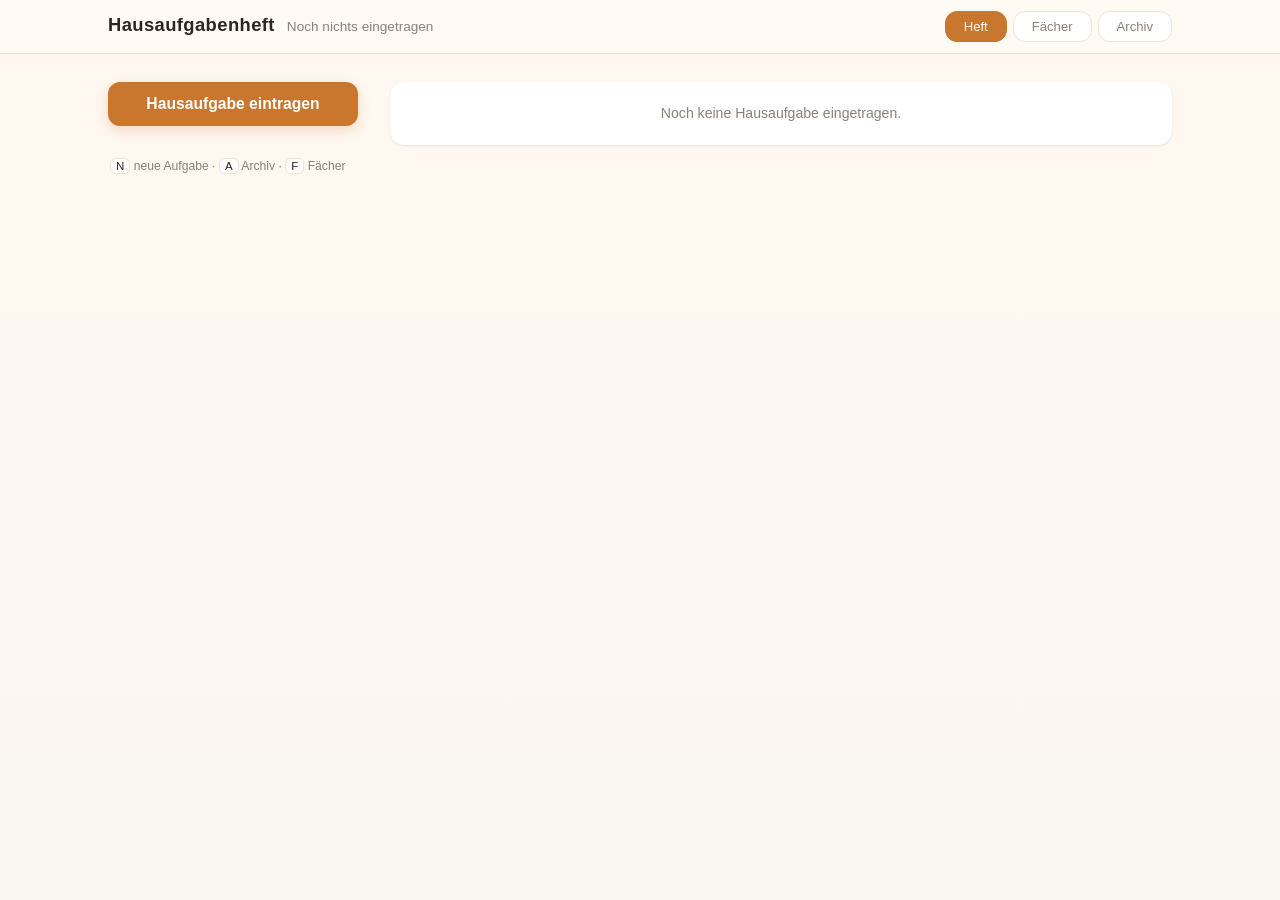
<file: index.html>
<!doctype html>
<html lang="de">
<head>
<meta charset="utf-8">
<meta name="viewport" content="width=device-width, initial-scale=1, viewport-fit=cover">
<meta name="theme-color" content="#c9762f">
<link rel="manifest" href="manifest.json">
<link rel="icon" href="icon-192.png?v=1" sizes="192x192" type="image/png">
<link rel="apple-touch-icon" href="icon-192.png?v=1">
<meta name="mobile-web-app-capable" content="yes">
<meta name="apple-mobile-web-app-title" content="Hausaufgaben">
<meta name="description" content="Hausaufgabenheft für den Browser. Alle Einträge bleiben auf dem Gerät.">
<title>Hausaufgabenheft</title>
<link rel="stylesheet" href="shared/base.css?v=2">
<link rel="stylesheet" href="style.css?v=2">
</head>
<body>

<div class="topbar">
  <div class="topbar-inner">
    <header>
      <h1>Hausaufgabenheft</h1>
      <p id="summary"></p>
    </header>
    <nav class="page-nav" id="nav"></nav>
  </div>
</div>

<!-- Am Laptop stehen Knopf, Filter und Hinweise links, die Aufgaben rechts.
     Am Handy fliesst alles untereinander in der Reihenfolge des Quelltexts. -->
<main class="container heft-layout" data-view="heft">

  <!-- Hinweis, falls der Browser nichts speichern darf (privates Fenster). -->
  <div id="warnSlot"></div>

  <!-- Marken zum Filtern nach Fach, sobald es etwas zu filtern gibt. -->
  <div id="filterSlot"></div>

  <!-- Offene Aufgaben, nach Termin gruppiert. -->
  <div id="liste"></div>

  <button type="button" class="primary-btn" id="addBtn">Hausaufgabe eintragen</button>

  <div class="foot" id="installSlot"></div>

  <p class="kbd-hint">
    <kbd>N</kbd> neue Aufgabe · <kbd>A</kbd> Archiv · <kbd>F</kbd> Fächer
  </p>

</main>

<script src="shared/core.js?v=2"></script>
<script src="scripts.js?v=2"></script>
</body>
</html>
</file>
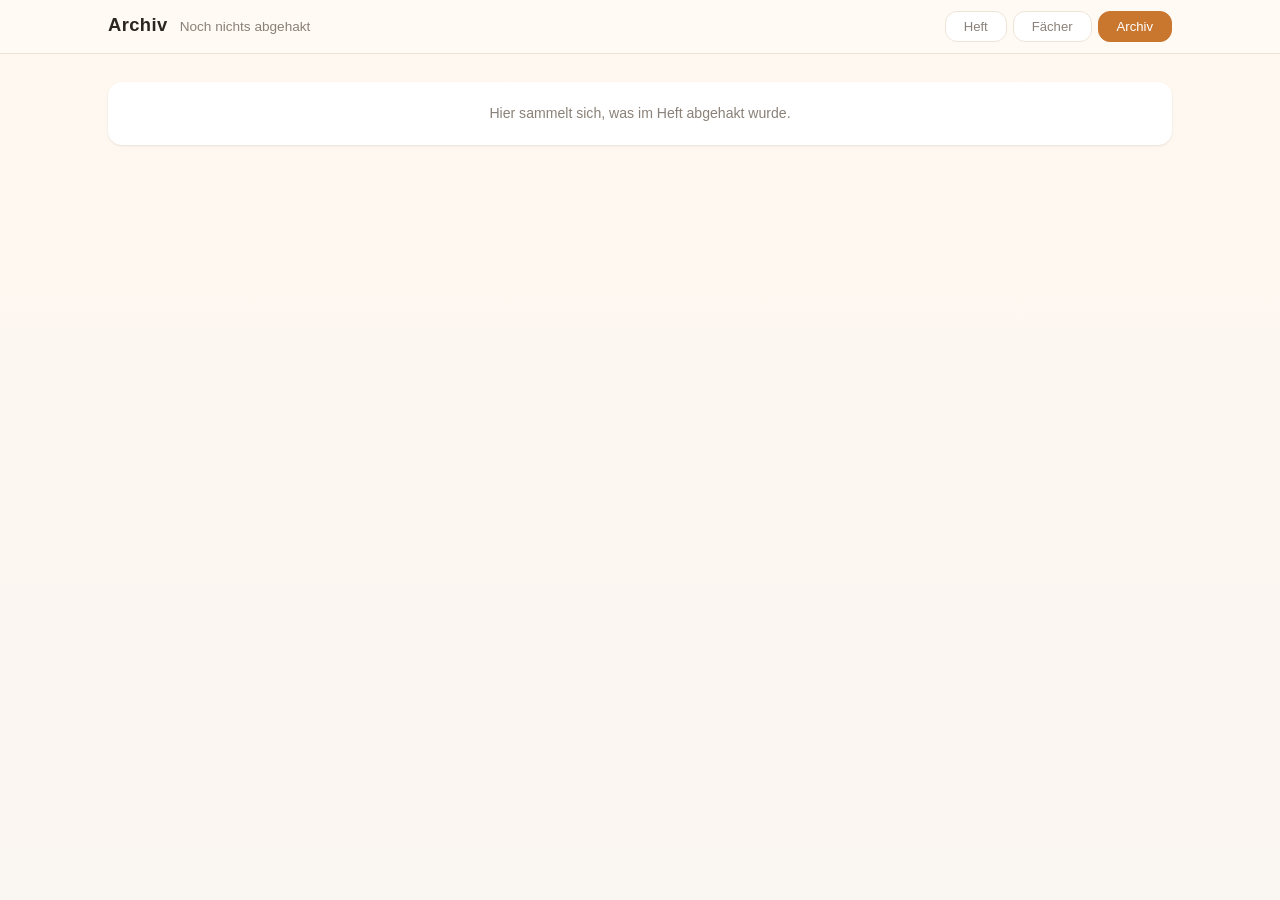
<file: archiv/index.html>
<!doctype html>
<html lang="de">
<head>
<meta charset="utf-8">
<meta name="viewport" content="width=device-width, initial-scale=1, viewport-fit=cover">
<meta name="theme-color" content="#c9762f">
<link rel="manifest" href="../manifest.json">
<link rel="icon" href="../icon-192.png?v=1" sizes="192x192" type="image/png">
<link rel="apple-touch-icon" href="../icon-192.png?v=1">
<meta name="mobile-web-app-capable" content="yes">
<meta name="apple-mobile-web-app-title" content="Hausaufgaben">
<title>Archiv</title>
<link rel="stylesheet" href="../shared/base.css?v=2">
<link rel="stylesheet" href="style.css?v=2">
</head>
<body>

<div class="topbar">
  <div class="topbar-inner">
    <header>
      <h1>Archiv</h1>
      <p id="summary"></p>
    </header>
    <nav class="page-nav" id="nav"></nav>
  </div>
</div>

<main class="container archiv-layout" data-view="archiv">

  <!-- Erledigte Aufgaben, nach dem Tag des Abhakens gruppiert. -->
  <div id="liste"></div>

  <div class="foot">
    <button type="button" class="btn danger" id="clearBtn" hidden>Archiv leeren</button>
  </div>

</main>

<script src="../shared/core.js?v=2"></script>
<script src="scripts.js?v=2"></script>
</body>
</html>
</file>
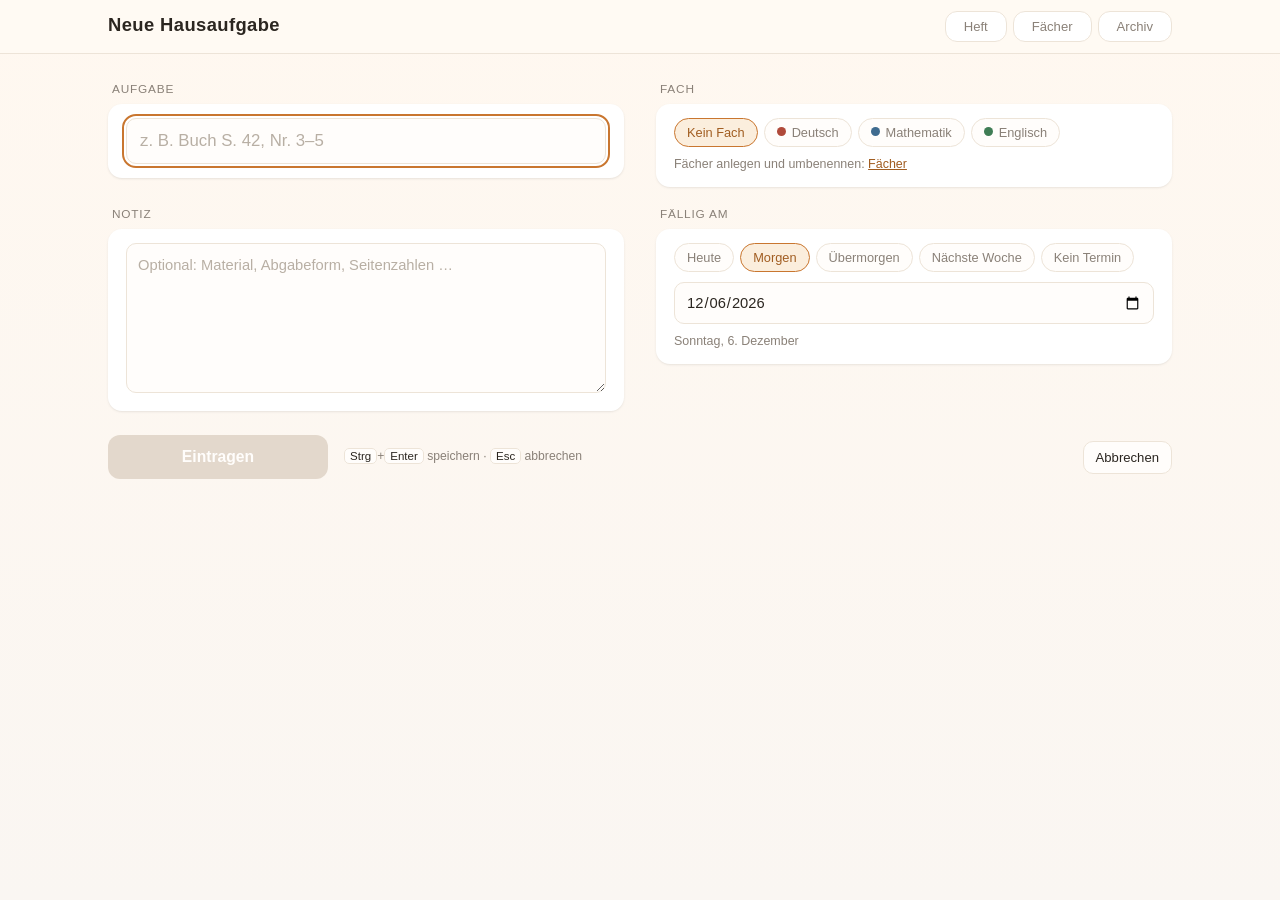
<file: eintragen/index.html>
<!doctype html>
<html lang="de">
<head>
<meta charset="utf-8">
<meta name="viewport" content="width=device-width, initial-scale=1, viewport-fit=cover">
<meta name="theme-color" content="#c9762f">
<link rel="manifest" href="../manifest.json">
<link rel="icon" href="../icon-192.png?v=1" sizes="192x192" type="image/png">
<link rel="apple-touch-icon" href="../icon-192.png?v=1">
<meta name="mobile-web-app-capable" content="yes">
<meta name="apple-mobile-web-app-title" content="Hausaufgaben">
<title>Hausaufgabe eintragen</title>
<link rel="stylesheet" href="../shared/base.css?v=2">
<link rel="stylesheet" href="style.css?v=2">
</head>
<body>

<div class="topbar">
  <div class="topbar-inner">
    <header>
      <h1 id="pageTitle">Neue Hausaufgabe</h1>
      <p id="pageNote"></p>
    </header>
    <nav class="page-nav" id="nav"></nav>
  </div>
</div>

<!-- Am Laptop stehen Aufgabe und Notiz links, Fach und Termin rechts. -->
<main class="container form-layout" data-view="eintragen">

  <section class="fsec sec-aufgabe">
    <p class="section-title">Aufgabe</p>
    <div class="card">
      <input type="text" id="titel" maxlength="80" autocomplete="off"
             placeholder="z. B. Buch S. 42, Nr. 3–5" aria-label="Aufgabe">
    </div>
  </section>

  <section class="fsec sec-fach">
    <p class="section-title">Fach</p>
    <div class="card">
      <div class="chips" id="fachChips"></div>
      <p class="hint" id="fachHint"></p>
    </div>
  </section>

  <section class="fsec sec-termin">
    <p class="section-title">Fällig am</p>
    <div class="card">
      <div class="chips" id="terminChips"></div>
      <div class="datum-zeile">
        <input type="date" id="datum" aria-label="Fällig am">
      </div>
      <p class="hint" id="datumHint"></p>
    </div>
  </section>

  <section class="fsec sec-notiz">
    <p class="section-title">Notiz</p>
    <div class="card">
      <textarea id="notiz" maxlength="500" aria-label="Notiz"
                placeholder="Optional: Material, Abgabeform, Seitenzahlen …"></textarea>
    </div>
  </section>

  <div class="actions">
    <button type="button" class="primary-btn" id="saveBtn">Eintragen</button>
    <div class="foot">
      <button type="button" class="btn" id="cancelBtn">Abbrechen</button>
      <button type="button" class="btn danger" id="deleteBtn" hidden>Löschen</button>
    </div>
    <p class="kbd-hint">
      <kbd>Strg</kbd>+<kbd>Enter</kbd> speichern · <kbd>Esc</kbd> abbrechen
    </p>
  </div>

</main>

<script src="../shared/core.js?v=2"></script>
<script src="scripts.js?v=2"></script>
</body>
</html>
</file>
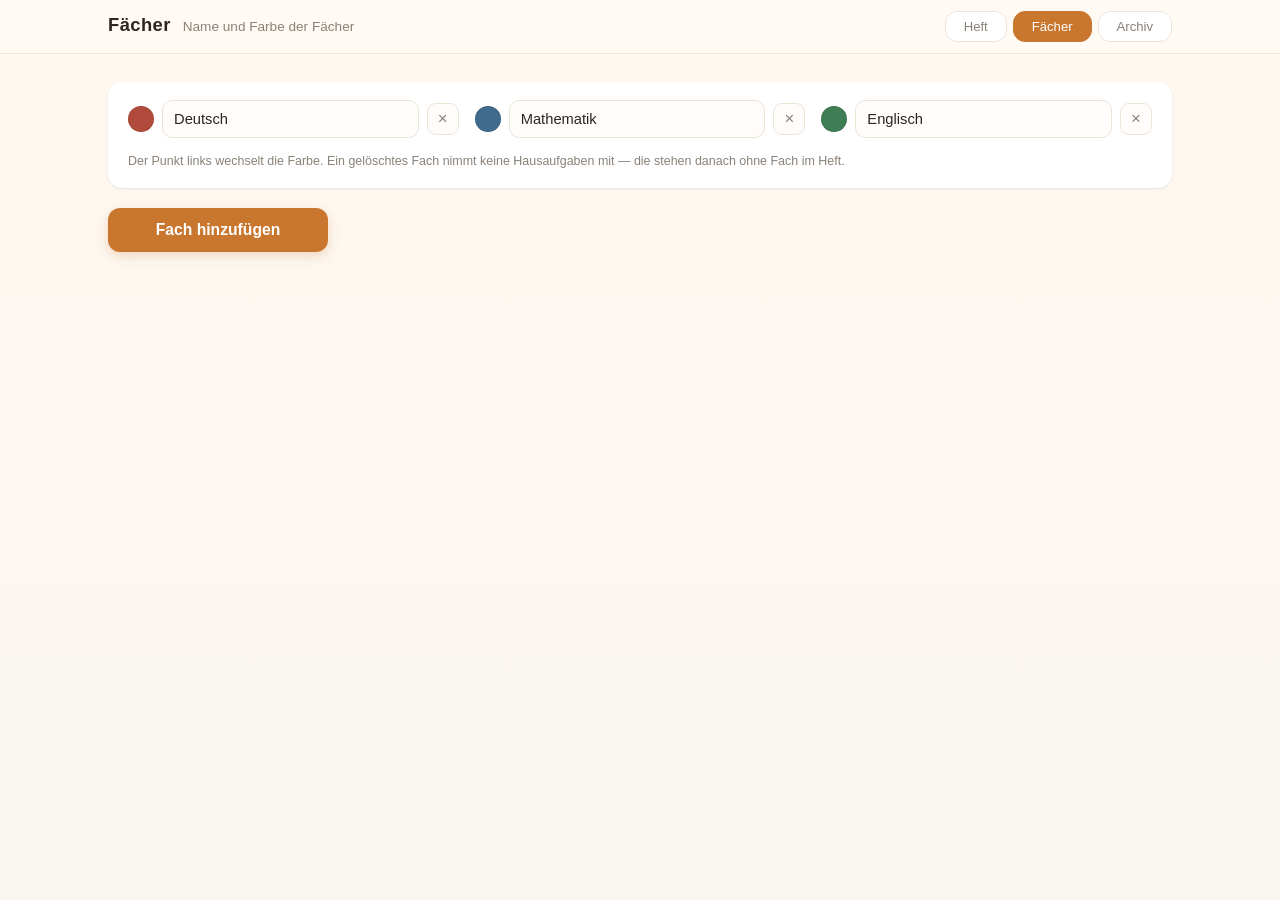
<file: faecher/index.html>
<!doctype html>
<html lang="de">
<head>
<meta charset="utf-8">
<meta name="viewport" content="width=device-width, initial-scale=1, viewport-fit=cover">
<meta name="theme-color" content="#c9762f">
<link rel="manifest" href="../manifest.json">
<link rel="icon" href="../icon-192.png?v=1" sizes="192x192" type="image/png">
<link rel="apple-touch-icon" href="../icon-192.png?v=1">
<meta name="mobile-web-app-capable" content="yes">
<meta name="apple-mobile-web-app-title" content="Hausaufgaben">
<title>Fächer</title>
<link rel="stylesheet" href="../shared/base.css?v=2">
<link rel="stylesheet" href="style.css?v=2">
</head>
<body>

<div class="topbar">
  <div class="topbar-inner">
    <header>
      <h1>Fächer</h1>
      <p>Name und Farbe der Fächer</p>
    </header>
    <nav class="page-nav" id="nav"></nav>
  </div>
</div>

<main class="container faecher-layout" data-view="faecher">

  <div class="card">
    <div id="liste"></div>
    <p class="hint">Der Punkt links wechselt die Farbe. Ein gelöschtes Fach nimmt
      keine Hausaufgaben mit — die stehen danach ohne Fach im Heft.</p>
  </div>

  <button type="button" class="primary-btn" id="addBtn">Fach hinzufügen</button>

</main>

<script src="../shared/core.js?v=2"></script>
<script src="scripts.js?v=2"></script>
</body>
</html>
</file>
<file: shared/base.css>
/* Hausaufgabenheft — Gestaltung, die alle Aktivitäten teilen:
   Farben, Grundraster, Karten, Knöpfe, Navigation, Eingabefelder und die
   Aufgabenliste. Was nur eine Aktivität braucht, steht in deren eigener
   style.css in ihrem Ordner.

   Optik wie projects.abuechele.de: heller Sandton, weisse Karten, oranger
   Akzent, Überschriften in Versalien.

   Aufbau der Datei: zuerst die schmale Ansicht (Handy), danach zwei Blöcke für
   grosse Bildschirme — ab 860px die Laptop-Aufteilung mit Kopfleiste und
   mehreren Spalten, dazu die Zustände für die Maus. */

:root {
  --bg: #faf6f2;
  --card: #ffffff;
  --accent: #c9762f;
  --accent-dark: #a15d21;
  --accent-soft: #fbeedd;
  --text: #2b2620;
  --muted: #8a8178;
  --border: #ede4d8;
  --field: #fffdfb;
  --press: #f0e9e0;
  --hover: #fdf8f2;
  --good: #3f7d55;
  --bad: #b04a3a;
  --bad-border: #eccfc9;

  /* Breite des Textkörpers: am Handy eine Spalte, am Laptop der ganze Satz. */
  --spalte: 480px;
  --breit: 1120px;
}

* { box-sizing: border-box; }

/* Am Handy legt der Browser beim Antippen sonst kurz eine blaue Fläche über
   Knöpfe und Links. Die :active-Zustände weiter unten zeigen den Druck
   bereits selbst, darum hier abschalten. */
* { -webkit-tap-highlight-color: transparent; }

/* Schnell hintereinander getippt markiert der Browser die Aufschrift eines
   Knopfes sonst blau, als wollte man Text kopieren. Nur die Bedienelemente,
   damit Aufgabentexte weiter markierbar bleiben. */
button, a, label, .chip, .page-nav { -webkit-user-select: none; user-select: none; }

/* Nach dem Antippen behält der Knopf den Fokus; manche Browser zeichnen dann
   einen blauen Rahmen. Für die Tastatur bleibt er über :focus-visible. */
button:focus, a:focus { outline: none; }

button:focus-visible, a:focus-visible, input:focus-visible,
select:focus-visible, textarea:focus-visible {
  outline: 2px solid var(--accent);
  outline-offset: 2px;
}

body {
  margin: 0;
  font-family: -apple-system, BlinkMacSystemFont, "Segoe UI", Roboto, sans-serif;
  font-size: 15px;
  background: linear-gradient(180deg, #fff8f0 0%, var(--bg) 100%);
  background-attachment: fixed;
  color: var(--text);
  padding: 16px 12px calc(28px + env(safe-area-inset-bottom, 0px));
}

/* --- Kopfleiste: Titel, Kurzstand und Navigation --- */

.topbar-inner {
  max-width: var(--spalte);
  margin: 0 auto;
}

header { text-align: center; margin-bottom: 12px; }

header h1 {
  font-size: 1.35rem;
  margin: 0 0 2px;
  letter-spacing: 0.4px;
}

header p {
  margin: 0;
  color: var(--muted);
  font-size: 0.84rem;
}

.container { max-width: var(--spalte); margin: 0 auto; }

.section-title {
  font-size: 0.74rem;
  text-transform: uppercase;
  letter-spacing: 0.8px;
  color: var(--muted);
  margin: 18px 4px 8px;
}

.section-title:first-child { margin-top: 0; }

.card {
  background: var(--card);
  border-radius: 14px;
  padding: 12px 14px;
  box-shadow: 0 1px 3px rgba(0,0,0,0.06), 0 1px 2px rgba(0,0,0,0.04);
}

.card + .card { margin-top: 10px; }

.hint {
  margin: 8px 0 0;
  font-size: 0.78rem;
  line-height: 1.45;
  color: var(--muted);
}

.hint a { color: var(--accent-dark); text-decoration: underline; }

.empty {
  margin: 0;
  padding: 6px 0;
  text-align: center;
  color: var(--muted);
  font-size: 0.88rem;
  line-height: 1.6;
}

/* Tastaturhinweise sind nur dort sinnvoll, wo es eine Tastatur gibt. */
.kbd-hint { display: none; }

kbd {
  font-family: inherit;
  font-size: 0.72rem;
  border: 1px solid var(--border);
  background: var(--field);
  border-radius: 5px;
  padding: 1px 5px;
  color: var(--text);
}

/* --- Navigation zwischen den Aktivitäten --- */
.page-nav {
  display: flex;
  justify-content: center;
  gap: 6px;
  margin: 0 auto 14px;
  max-width: var(--spalte);
}

.page-nav a {
  flex: 1;
  text-align: center;
  padding: 7px 8px;
  border-radius: 12px;
  border: 1px solid var(--border);
  background: var(--card);
  color: var(--muted);
  font-size: 0.82rem;
  text-decoration: none;
  white-space: nowrap;
}

.page-nav a.active {
  background: var(--accent);
  border-color: var(--accent);
  color: #fff;
}

/* Rückmeldung beim Antippen, seit das blaue Aufleuchten des Browsers weg ist. */
.page-nav a:active { background: var(--press); }

.page-nav a.active:active { background: var(--accent-dark); border-color: var(--accent-dark); }

/* --- Knöpfe --- */
button { font-family: inherit; }

.btn {
  font-family: inherit;
  font-size: 0.82rem;
  padding: 8px 12px;
  border-radius: 10px;
  border: 1px solid var(--border);
  background: var(--field);
  color: var(--text);
  cursor: pointer;
}

.btn:active { background: var(--press); }

.btn:disabled { opacity: 0.45; cursor: not-allowed; }

.btn.danger { border-color: var(--bad-border); color: var(--bad); }

.btn.danger:active { background: #f7e7e3; }

.icon-btn {
  flex-shrink: 0;
  width: 32px;
  height: 32px;
  border-radius: 9px;
  border: 1px solid var(--border);
  background: var(--field);
  color: var(--muted);
  font-size: 1.05rem;
  line-height: 1;
  cursor: pointer;
}

.icon-btn:active { background: var(--press); }

.icon-btn:disabled { opacity: 0.4; cursor: not-allowed; }

.primary-btn {
  display: block;
  width: 100%;
  margin-top: 16px;
  padding: 13px;
  border: none;
  border-radius: 12px;
  background: var(--accent);
  color: #fff;
  font-family: inherit;
  font-size: 0.98rem;
  font-weight: 600;
  text-align: center;
  text-decoration: none;
  cursor: pointer;
  box-shadow: 0 4px 12px rgba(201,118,47,0.25);
}

.primary-btn:active { background: var(--accent-dark); }

.primary-btn:disabled {
  background: #e3d8cc;
  color: #fffdfb;
  box-shadow: none;
  cursor: not-allowed;
}

.foot {
  display: flex;
  gap: 8px;
  flex-wrap: wrap;
  justify-content: center;
  margin-top: 16px;
}

/* --- Eingabefelder --- */
input[type="text"], input[type="date"], textarea, select {
  width: 100%;
  font-family: inherit;
  font-size: 0.92rem;
  color: var(--text);
  background: var(--field);
  border: 1px solid var(--border);
  border-radius: 10px;
  padding: 10px 11px;
}

textarea { resize: vertical; min-height: 68px; line-height: 1.5; }

input::placeholder, textarea::placeholder { color: #b8afa4; }

.field-label {
  display: block;
  font-size: 0.78rem;
  color: var(--muted);
  margin: 0 2px 5px;
}

/* --- Auswahlmarken (Fächer, Schnelltermine) --- */
.chips { display: flex; flex-wrap: wrap; gap: 6px; }

.chip {
  font-family: inherit;
  font-size: 0.8rem;
  padding: 6px 12px;
  border-radius: 999px;
  border: 1px solid var(--border);
  background: var(--field);
  color: var(--muted);
  cursor: pointer;
}

.chip:active { background: var(--press); }

.chip[aria-pressed="true"] {
  background: var(--accent-soft);
  border-color: var(--accent);
  color: var(--accent-dark);
}

/* Fächer tragen ihre eigene Farbe; der Punkt zeigt sie auch in der Liste. */
.dot {
  display: inline-block;
  width: 9px;
  height: 9px;
  border-radius: 50%;
  margin-right: 6px;
  vertical-align: 1px;
  background: var(--muted);
}

/* --- Aufgabenliste --- */
.task {
  display: flex;
  align-items: flex-start;
  gap: 10px;
  padding: 10px 0;
  border-bottom: 1px solid var(--border);
}

.task:first-child { padding-top: 2px; }

.task:last-child { border-bottom: none; padding-bottom: 2px; }

.task .box {
  flex-shrink: 0;
  width: 22px;
  height: 22px;
  margin-top: 1px;
  border-radius: 7px;
  border: 1.5px solid #d9cfc2;
  background: var(--field);
  color: transparent;
  font-size: 0.8rem;
  line-height: 1;
  cursor: pointer;
}

.task .box:active { background: var(--press); }

.task .box.done {
  background: var(--accent);
  border-color: var(--accent);
  color: #fff;
}

.task .body {
  flex: 1;
  min-width: 0;
  background: none;
  border: none;
  padding: 0;
  font-family: inherit;
  text-align: left;
  color: inherit;
  cursor: pointer;
}

.task .title {
  font-size: 0.94rem;
  line-height: 1.4;
  overflow-wrap: break-word;
}

.task.done .title { color: var(--muted); text-decoration: line-through; }

.task .meta {
  margin-top: 3px;
  font-size: 0.78rem;
  color: var(--muted);
  line-height: 1.45;
  overflow-wrap: break-word;
}

.task .meta .due.soon { color: var(--accent-dark); }

.task .meta .due.late { color: var(--bad); font-weight: 600; }

.task .note {
  margin-top: 3px;
  font-size: 0.78rem;
  color: var(--muted);
  line-height: 1.45;
  white-space: pre-wrap;
  overflow-wrap: break-word;
}

/* --- Gruppe aus Zwischenüberschrift und Karte ---
   Am Handy stehen die Gruppen untereinander, am Laptop nebeneinander; dafür
   gehören Überschrift und Karte zusammen in einen Block. */
.group { display: block; }

.group .section-title { margin-top: 0; }

.group + .group { margin-top: 18px; }

/* Zwischenüberschrift mit der Anzahl am rechten Rand. */
.section-title.head {
  display: flex;
  align-items: baseline;
  justify-content: space-between;
  gap: 8px;
}

.section-title.head .count {
  font-variant-numeric: tabular-nums;
  letter-spacing: 0;
}


/* ==========================================================================
   Laptop und Tablet im Querformat — ab hier zählt die Breite, nicht die Höhe.
   Statt einer langen Spalte in der Bildschirmmitte: eine feste Kopfleiste,
   eine Randspalte für die Bedienung und mehrere Spalten für den Inhalt.
   ========================================================================== */

@media (min-width: 860px) {

  body {
    font-size: 16px;
    padding: 0 0 48px;
  }

  /* Die Kopfleiste bleibt beim Blättern stehen — auf einem flachen Bildschirm
     ist der Weg nach oben sonst weit. */
  .topbar {
    position: sticky;
    top: 0;
    z-index: 5;
    background: rgba(255, 250, 244, 0.92);
    backdrop-filter: blur(10px);
    -webkit-backdrop-filter: blur(10px);
    border-bottom: 1px solid var(--border);
    margin-bottom: 28px;
  }

  .topbar-inner {
    max-width: var(--breit);
    padding: 11px 28px;
    display: flex;
    align-items: baseline;
    justify-content: space-between;
    gap: 24px;
  }

  /* Titel und Kurzstand stehen nebeneinander statt untereinander. */
  header {
    text-align: left;
    margin: 0;
    display: flex;
    align-items: baseline;
    gap: 12px;
    min-width: 0;
  }

  header h1 { font-size: 1.15rem; }

  header p { font-size: 0.85rem; white-space: nowrap; }

  .page-nav {
    margin: 0;
    max-width: none;
    flex: 0 0 auto;
  }

  .page-nav a { flex: 0 0 auto; padding: 7px 18px; }

  .container {
    max-width: var(--breit);
    padding: 0 28px;
  }

  .card { padding: 14px 18px; }

  /* Die Zeile darf über die Kartenkanten hinausgehen, damit die Maus eine
     durchgehende Fläche zum Anfahren hat. */
  .task {
    margin: 0 -8px;
    padding: 11px 8px;
    border-radius: 9px;
  }

  .task:first-child { padding-top: 6px; }

  .task:last-child { padding-bottom: 6px; }

  .kbd-hint {
    display: block;
    margin: 14px 2px 0;
    font-size: 0.76rem;
    line-height: 1.8;
    color: var(--muted);
  }
}


/* ==========================================================================
   Mit Maus statt Finger: Zustände beim Überfahren. Am Touchgerät bleiben sie
   aus, weil dort sonst der zuletzt getippte Knopf hängenbleibt.
   ========================================================================== */

@media (hover: hover) and (pointer: fine) {

  .page-nav a:hover { border-color: var(--accent); color: var(--accent-dark); }

  .page-nav a.active:hover {
    background: var(--accent-dark);
    border-color: var(--accent-dark);
    color: #fff;
  }

  .btn:hover { border-color: var(--accent); background: var(--hover); }

  .btn.danger:hover { border-color: var(--bad); background: #fdf3f0; }

  .btn:disabled:hover { border-color: var(--border); background: var(--field); }

  .icon-btn:hover { border-color: var(--accent); color: var(--accent-dark); }

  .chip:hover { border-color: var(--accent); color: var(--accent-dark); }

  .primary-btn:hover {
    background: var(--accent-dark);
    box-shadow: 0 6px 18px rgba(201,118,47,0.3);
  }

  .primary-btn:disabled:hover { background: #e3d8cc; box-shadow: none; }

  .task:hover { background: var(--hover); }

  .task .body:hover .title { color: var(--accent-dark); }

  .task .box:hover { border-color: var(--accent); }

  .task .box.done:hover { background: var(--accent-dark); border-color: var(--accent-dark); }

  .hint a:hover { color: var(--accent); }
}
</file>
<file: style.css>
/* Nur für die Aktivität „Heft" (index.html): die Aufteilung der Seite, die
   Filterleiste und der Übergang beim Abhaken.
   Alles Gemeinsame steht in shared/base.css. */

.filter-row { margin-bottom: 14px; }

/* Abgehakt gleitet die Zeile kurz zur Seite, bevor die Liste neu gezeichnet
   wird — sonst verschwindet sie ohne erkennbaren Grund. */
.task { transition: opacity 0.18s ease, transform 0.18s ease; }

.task.gone { opacity: 0; transform: translateX(14px); }

/* Der Hinweis auf den gesperrten Speicher — auffälliger als ein normaler Tipp. */
.card.warn { border-left: 3px solid var(--accent); }

.card.warn .hint { margin: 0; color: var(--accent-dark); }


/* --- Laptop: Bedienung links, Aufgaben rechts ---------------------------- */

@media (min-width: 860px) {

  /* Eine feste Randspalte, daneben die Aufgaben. Die letzte Zeile bekommt den
     Rest der Höhe, damit die Einträge der Randspalte oben zusammenbleiben,
     auch wenn die Liste daneben lang wird. */
  .heft-layout {
    display: grid;
    grid-template-columns: 250px minmax(0, 1fr);
    grid-template-rows: auto auto auto auto 1fr;
    grid-template-areas:
      "neu     liste"
      "warnung liste"
      "filter  liste"
      "install liste"
      "tasten  liste";
    column-gap: 32px;
    align-items: start;
  }

  #addBtn     { grid-area: neu; margin: 0 0 16px; }
  #warnSlot   { grid-area: warnung; }
  #filterSlot { grid-area: filter; }
  #liste      { grid-area: liste; }
  #installSlot { grid-area: install; }
  .kbd-hint   { grid-area: tasten; }

  /* Leere Behälter sollen keine Lücke in die Randspalte reissen. */
  #warnSlot:not(:empty) { margin-bottom: 16px; }
  #installSlot:empty { margin: 0; }

  /* Im schmalen Seitenstreifen stehen die Fächer untereinander wie ein Menü. */
  .filter-row {
    flex-direction: column;
    align-items: stretch;
    gap: 4px;
    margin-bottom: 0;
  }

  .filter-row .chip {
    text-align: left;
    border-radius: 10px;
    padding: 8px 12px;
  }

  /* Die Gruppen nebeneinander: auf einem flachen Bildschirm ist Breite da,
     Höhe nicht. Jede Gruppe bleibt als Block zusammen. */
  #liste {
    display: grid;
    grid-template-columns: repeat(auto-fill, minmax(320px, 1fr));
    gap: 22px 22px;
    align-content: start;
  }

  #liste > .group { margin-top: 0; }

  /* „Alles erledigt" steht über die ganze Breite, nicht in einer Spalte. */
  #liste > .card { grid-column: 1 / -1; }
}
</file>
<file: archiv/style.css>
/* Nur für die Aktivität „Archiv": der Löschknopf am rechten Rand einer Zeile
   und die Tage nebeneinander am Laptop.
   Alles Gemeinsame steht in shared/base.css. */

/* Der Knopf steht neben dem Text, nicht darunter — und bleibt dezent, damit
   das endgültige Löschen nicht wie die naheliegende Handlung aussieht. */
.task .icon-btn {
  align-self: center;
  width: 28px;
  height: 28px;
  font-size: 0.95rem;
  color: #b8afa4;
}


/* --- Laptop: ein Tag je Spalte ------------------------------------------ */

@media (min-width: 860px) {

  #liste {
    display: grid;
    grid-template-columns: repeat(auto-fill, minmax(320px, 1fr));
    gap: 22px;
    align-content: start;
  }

  #liste > .group { margin-top: 0; }

  #liste > .card { grid-column: 1 / -1; }

  .archiv-layout .foot { margin-top: 26px; }
}

@media (hover: hover) and (pointer: fine) {
  /* Erst beim Überfahren der Zeile wird das Löschen deutlich. */
  .task .icon-btn:hover { color: var(--bad); border-color: var(--bad-border); background: #fdf3f0; }
}
</file>
<file: eintragen/style.css>
/* Nur für die Aktivität „Eintragen": die Abschnitte des Formulars und die
   Knopfzeile darunter. Alles Gemeinsame steht in shared/base.css. */

/* Die Überschrift steht immer zuoberst im Abschnitt, darum kommt der Abstand
   zwischen den Abschnitten von hier und nicht von der Überschrift. */
.fsec + .fsec { margin-top: 18px; }

.datum-zeile { margin-top: 10px; }

/* Safari zeigt das Datumsfeld sonst schmaler als die übrigen Felder. */
#datum { min-height: 42px; }

/* Ein leeres Datumsfeld („Kein Termin") soll nicht wie ein Fehler aussehen. */
#datum:invalid { color: var(--muted); }


/* --- Laptop: zwei Spalten, Knopfzeile über die volle Breite -------------- */

@media (min-width: 860px) {

  .form-layout {
    display: grid;
    grid-template-columns: minmax(0, 1fr) minmax(0, 1fr);
    grid-template-areas:
      "aufgabe fach"
      "notiz   termin"
      "aktion  aktion";
    column-gap: 32px;
    row-gap: 20px;
    align-items: start;
  }

  .fsec + .fsec { margin-top: 0; }

  .sec-aufgabe { grid-area: aufgabe; }
  .sec-fach    { grid-area: fach; }
  .sec-termin  { grid-area: termin; }
  .sec-notiz   { grid-area: notiz; }
  .actions     { grid-area: aktion; }

  /* Die Aufgabe ist das Wichtigste auf der Seite — entsprechend gross. */
  #titel { font-size: 1.05rem; padding: 12px 13px; }

  /* Platz da: lieber gleich ein paar Zeilen Notiz sehen. */
  #notiz { min-height: 150px; }

  /* Speichern links, Abbrechen und Löschen am rechten Rand — dazwischen der
     Tastaturhinweis. */
  .actions {
    display: flex;
    align-items: center;
    gap: 16px;
    margin-top: 4px;
  }

  .actions .primary-btn {
    width: auto;
    min-width: 220px;
    margin: 0;
  }

  .actions .foot { margin: 0 0 0 auto; order: 3; }

  .actions .kbd-hint { margin: 0; }
}
</file>
<file: faecher/style.css>
/* Nur für die Aktivität „Fächer": eine Zeile je Fach aus Farbpunkt, Namensfeld
   und Löschknopf. Alles Gemeinsame steht in shared/base.css. */

.fitem {
  display: flex;
  align-items: center;
  gap: 8px;
}

.fitem + .fitem { margin-top: 8px; }

.fitem input { flex: 1; min-width: 0; }

/* Der Farbpunkt ist selbst der Knopf zum Wechseln der Farbe. */
.farbe {
  flex-shrink: 0;
  width: 26px;
  height: 26px;
  border-radius: 50%;
  border: none;
  padding: 0;
  cursor: pointer;
  box-shadow: inset 0 0 0 1px rgba(0,0,0,0.08);
}

.farbe:active { transform: scale(0.92); }


/* --- Laptop: mehrere Fächer nebeneinander ------------------------------- */

@media (min-width: 860px) {

  /* Ein Stundenplan hat schnell zehn Fächer — untereinander wäre das eine
     lange Liste in einer halbleeren Zeile. */
  #liste {
    display: grid;
    grid-template-columns: repeat(auto-fill, minmax(260px, 1fr));
    gap: 10px 16px;
  }

  .fitem + .fitem { margin-top: 0; }

  .faecher-layout .card { padding: 18px 20px; }

  .faecher-layout .hint { margin-top: 14px; }

  #addBtn {
    width: auto;
    min-width: 220px;
    margin-top: 20px;
  }
}

@media (hover: hover) and (pointer: fine) {
  .farbe:hover { box-shadow: inset 0 0 0 1px rgba(0,0,0,0.08), 0 0 0 3px var(--accent-soft); }
}
</file>
